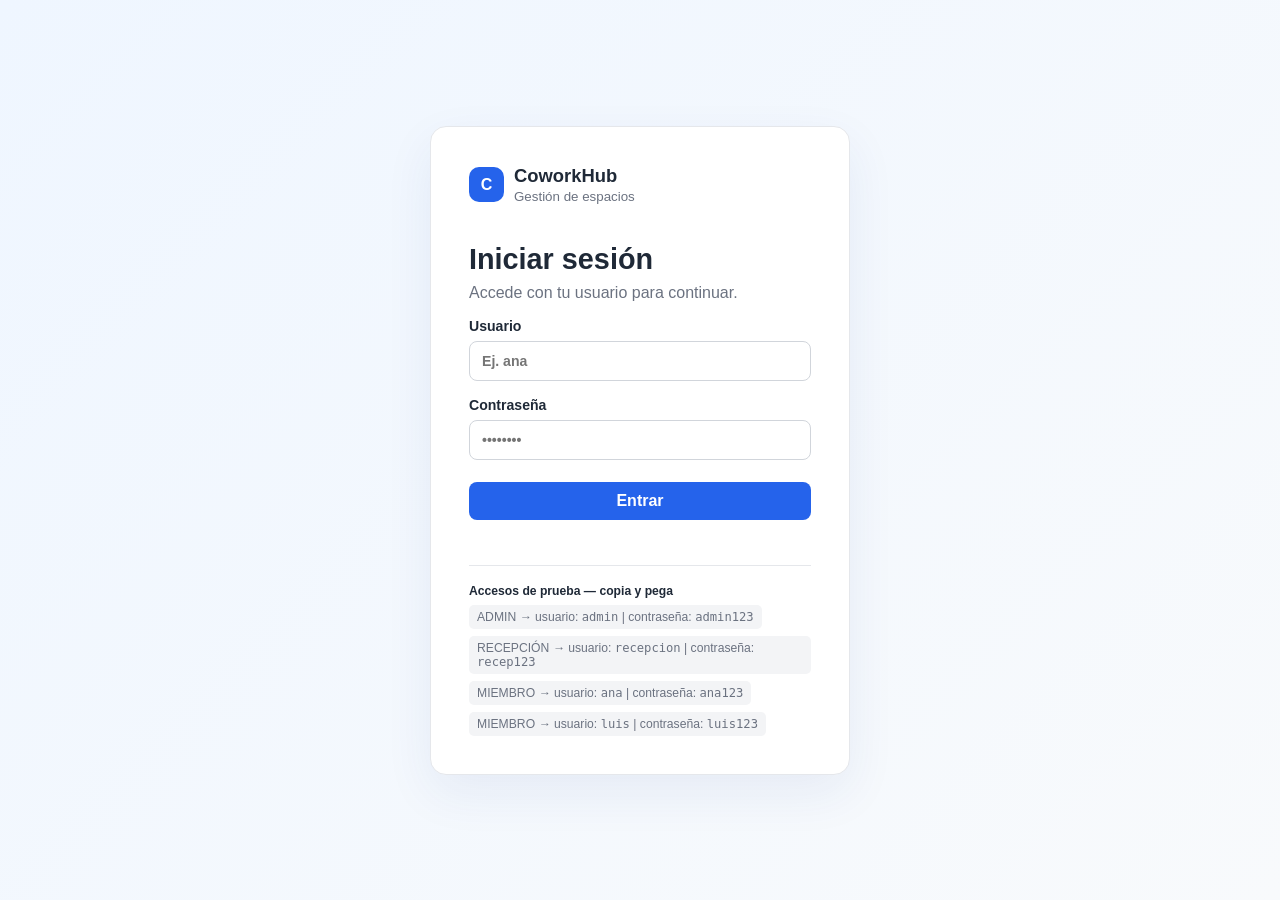
<file: src/main/resources/static/index.html>
<!doctype html>
<html lang="es">
<head>
  <meta charset="UTF-8"><meta name="viewport" content="width=device-width, initial-scale=1.0">
  <title>CoworkHub | Iniciar sesión</title><link rel="stylesheet" href="css/estilos.css">
</head>
<body class="login-page">
  <main class="login-card">
    <div class="brand"><span class="brand-mark">C</span><div><strong>CoworkHub</strong><small>Gestión de espacios</small></div></div>
    <h1>Iniciar sesión</h1><p class="muted">Accede con tu usuario para continuar.</p>
    <form id="login-form">
      <label>Usuario<input id="usuario" required autocomplete="username" placeholder="Ej. ana"></label>
      <label>Contraseña<input id="contrasena" type="password" required autocomplete="current-password" placeholder="••••••••"></label>
      <button class="button primary full" type="submit">Entrar</button><p id="login-error" class="error"></p>
    </form>
    <div class="demo-users">
      <strong>Accesos de prueba — copia y pega</strong>
      <span>ADMIN → usuario: <code>admin</code> | contraseña: <code>admin123</code></span>
      <span>RECEPCIÓN → usuario: <code>recepcion</code> | contraseña: <code>recep123</code></span>
      <span>MIEMBRO → usuario: <code>ana</code> | contraseña: <code>ana123</code></span>
      <span>MIEMBRO → usuario: <code>luis</code> | contraseña: <code>luis123</code></span>
    </div>
  </main>
  <script src="js/api.js"></script><script src="js/login.js"></script>
</body>
</html>
</file>
<file: src/main/resources/static/css/estilos.css>
:root{--ink:#1f2937;--muted:#6b7280;--line:#e5e7eb;--blue:#2563eb;--blue-dark:#1d4ed8;--bg:#f5f7fb;--white:#fff;--red:#b91c1c;--green:#047857}*{box-sizing:border-box}body{margin:0;font-family:Inter,Segoe UI,Arial,sans-serif;color:var(--ink);background:var(--bg)}button,input,select{font:inherit}h1,h2,p{margin-top:0}.muted{color:var(--muted)}.small{font-size:.88rem}.login-page{min-height:100vh;display:grid;place-items:center;padding:24px;background:linear-gradient(135deg,#eff6ff,#f8fafc)}.login-card{width:min(420px,100%);background:var(--white);padding:38px;border:1px solid var(--line);border-radius:16px;box-shadow:0 18px 50px #1e3a8a12}.brand{display:flex;align-items:center;gap:10px}.brand strong{display:block;font-size:1.15rem}.brand small{color:var(--muted)}.brand-mark{display:grid;place-items:center;width:35px;height:35px;border-radius:10px;background:var(--blue);color:white;font-weight:800}.login-card h1{margin:38px 0 8px;font-size:1.8rem}label{display:flex;flex-direction:column;gap:7px;font-size:.88rem;font-weight:600;margin-bottom:16px}input,select{width:100%;border:1px solid #d1d5db;border-radius:8px;padding:11px 12px;background:#fff;color:var(--ink)}input:focus,select:focus{outline:2px solid #93c5fd;border-color:var(--blue)}.button{border:0;border-radius:8px;padding:10px 15px;cursor:pointer;font-weight:650;transition:.15s}.button:hover{transform:translateY(-1px)}.primary{background:var(--blue);color:#fff}.primary:hover{background:var(--blue-dark)}.secondary{background:#e8eefc;color:#1e40af}.ghost{background:transparent;color:var(--muted)}.full{width:100%;margin-top:6px}.error{color:var(--red);min-height:20px;font-size:.9rem}.demo-users{display:flex;flex-wrap:wrap;gap:7px;margin-top:25px;padding-top:18px;border-top:1px solid var(--line);font-size:.76rem;color:var(--muted)}.demo-users strong{width:100%;color:var(--ink)}.demo-users span{background:#f3f4f6;padding:5px 8px;border-radius:5px}.topbar{height:68px;background:#fff;border-bottom:1px solid var(--line);display:flex;justify-content:space-between;align-items:center;padding:0 28px}.user-area{display:flex;align-items:center;gap:13px}.badge{background:#dbeafe;color:#1e40af;padding:6px 10px;border-radius:20px;font-size:.75rem;font-weight:700}.layout{display:flex;min-height:calc(100vh - 68px)}.sidebar{width:220px;background:#fff;border-right:1px solid var(--line);padding:22px 14px}.nav-link{display:block;width:100%;text-align:left;border:0;background:transparent;color:var(--muted);padding:12px;border-radius:8px;margin-bottom:4px;cursor:pointer}.nav-link.active,.nav-link:hover{background:#eff6ff;color:var(--blue);font-weight:700}.content{width:min(1200px,100%);padding:38px;margin:auto}.section{display:none}.section.active{display:block}.page-heading{display:flex;align-items:flex-start;justify-content:space-between;margin-bottom:27px}.eyebrow{color:var(--blue);font-size:.72rem;font-weight:800;letter-spacing:.12em;margin-bottom:8px}.page-heading h1{font-size:2rem;margin-bottom:7px}.cards{display:grid;grid-template-columns:repeat(3,1fr);gap:16px;margin-bottom:22px}.stat-card,.panel{background:#fff;border:1px solid var(--line);border-radius:12px;padding:22px}.stat-card span{font-size:.82rem;color:var(--muted)}.stat-card strong{display:block;font-size:1.35rem;margin-top:8px}.panel{margin-bottom:20px}.panel h2{font-size:1.05rem;margin-bottom:16px}.quick-actions{display:flex;gap:10px;flex-wrap:wrap}.grid-2{display:grid;grid-template-columns:1fr 1fr;gap:20px}.form-grid{display:grid;grid-template-columns:1fr 1fr;gap:0 12px}.form-grid label:last-of-type{grid-column:1/-1}.form-grid .button{align-self:end;margin-bottom:16px}.results{margin-top:15px}.result-item{border:1px solid var(--line);padding:12px;border-radius:8px;margin-top:8px;display:flex;justify-content:space-between}.catalog-grid{display:grid;grid-template-columns:repeat(2,1fr);gap:18px}.catalog-card{background:#fff;border:1px solid var(--line);border-radius:12px;padding:20px}.catalog-card h2{font-size:1rem}.table-wrap{overflow:auto}.data-table{width:100%;border-collapse:collapse;font-size:.88rem}.data-table th,.data-table td{text-align:left;padding:11px;border-bottom:1px solid var(--line);white-space:nowrap}.data-table th{color:var(--muted);font-size:.75rem;text-transform:uppercase}.panel-title{display:flex;justify-content:space-between;align-items:center}.message{min-height:20px;font-size:.9rem}.message.success{color:var(--green)}.message.error{color:var(--red)}.hidden{display:none}.toast{position:fixed;right:20px;bottom:20px;background:#111827;color:white;padding:12px 16px;border-radius:8px;display:none}.toast.show{display:block}@media(max-width:800px){.sidebar{width:150px}.content{padding:24px 16px}.grid-2,.catalog-grid{grid-template-columns:1fr}.cards{grid-template-columns:1fr}.topbar{padding:0 14px}.topbar .brand small{display:none}}@media(max-width:560px){.layout{display:block}.sidebar{width:100%;display:flex;gap:5px;padding:8px;overflow:auto}.nav-link{white-space:nowrap}.user-area .badge{display:none}.content{padding-top:22px}.form-grid{grid-template-columns:1fr}}
</file>
